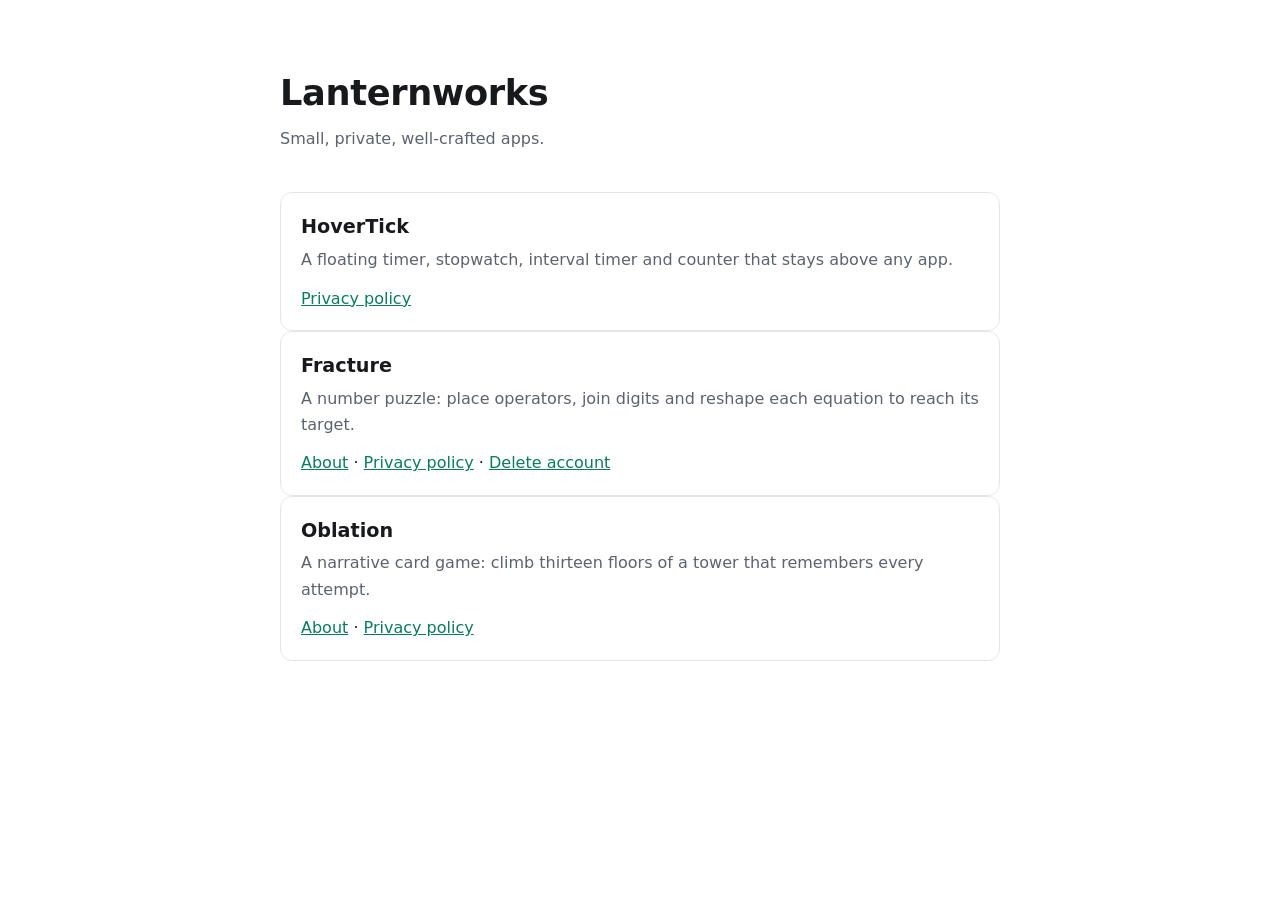
<file: index.html>
<!doctype html>
<html lang="en">
<head>
<meta charset="utf-8">
<meta name="viewport" content="width=device-width, initial-scale=1">
<title>Lanternworks</title>
<meta name="description" content="Lanternworks makes small, private, well-crafted apps.">
<style>
  :root { color-scheme: light dark; --fg: #17191c; --muted: #5b636e; --bg: #ffffff; --line: #e3e7ea; --accent: #0b7a5e; }
  @media (prefers-color-scheme: dark) { :root { --fg: #eef1f4; --muted: #a9b0bc; --bg: #0f1115; --line: #262a32; --accent: #3ee0be; } }
  body { margin: 0; background: var(--bg); color: var(--fg); font: 16px/1.65 system-ui, -apple-system, "Segoe UI", Roboto, sans-serif; }
  main { max-width: 720px; margin: 0 auto; padding: 64px 20px; }
  h1 { font-size: 2.2rem; margin: 0 0 .25rem; letter-spacing: -.01em; }
  .tag { color: var(--muted); margin: 0 0 2.5rem; }
  .app { border: 1px solid var(--line); border-radius: 12px; padding: 18px 20px; }
  .app h2 { margin: 0 0 .25rem; font-size: 1.2rem; }
  .app p { margin: 0 0 .75rem; color: var(--muted); }
  a { color: var(--accent); }
</style>
</head>
<body>
<main>
  <h1>Lanternworks</h1>
  <p class="tag">Small, private, well-crafted apps.</p>
  <div class="app">
    <h2>HoverTick</h2>
    <p>A floating timer, stopwatch, interval timer and counter that stays above any app.</p>
    <a href="hovertick/privacy.html">Privacy policy</a>
  </div>
  <div class="app">
    <h2>Fracture</h2>
    <p>A number puzzle: place operators, join digits and reshape each equation to reach its target.</p>
    <a href="fracture/">About</a> · <a href="fracture/privacy.html">Privacy policy</a> · <a href="fracture/delete-account.html">Delete account</a>
  </div>
  <div class="app">
    <h2>Oblation</h2>
    <p>A narrative card game: climb thirteen floors of a tower that remembers every attempt.</p>
    <a href="oblation/">About</a> · <a href="oblation/privacy.html">Privacy policy</a>
  </div>
</main>
</body>
</html>
</file>
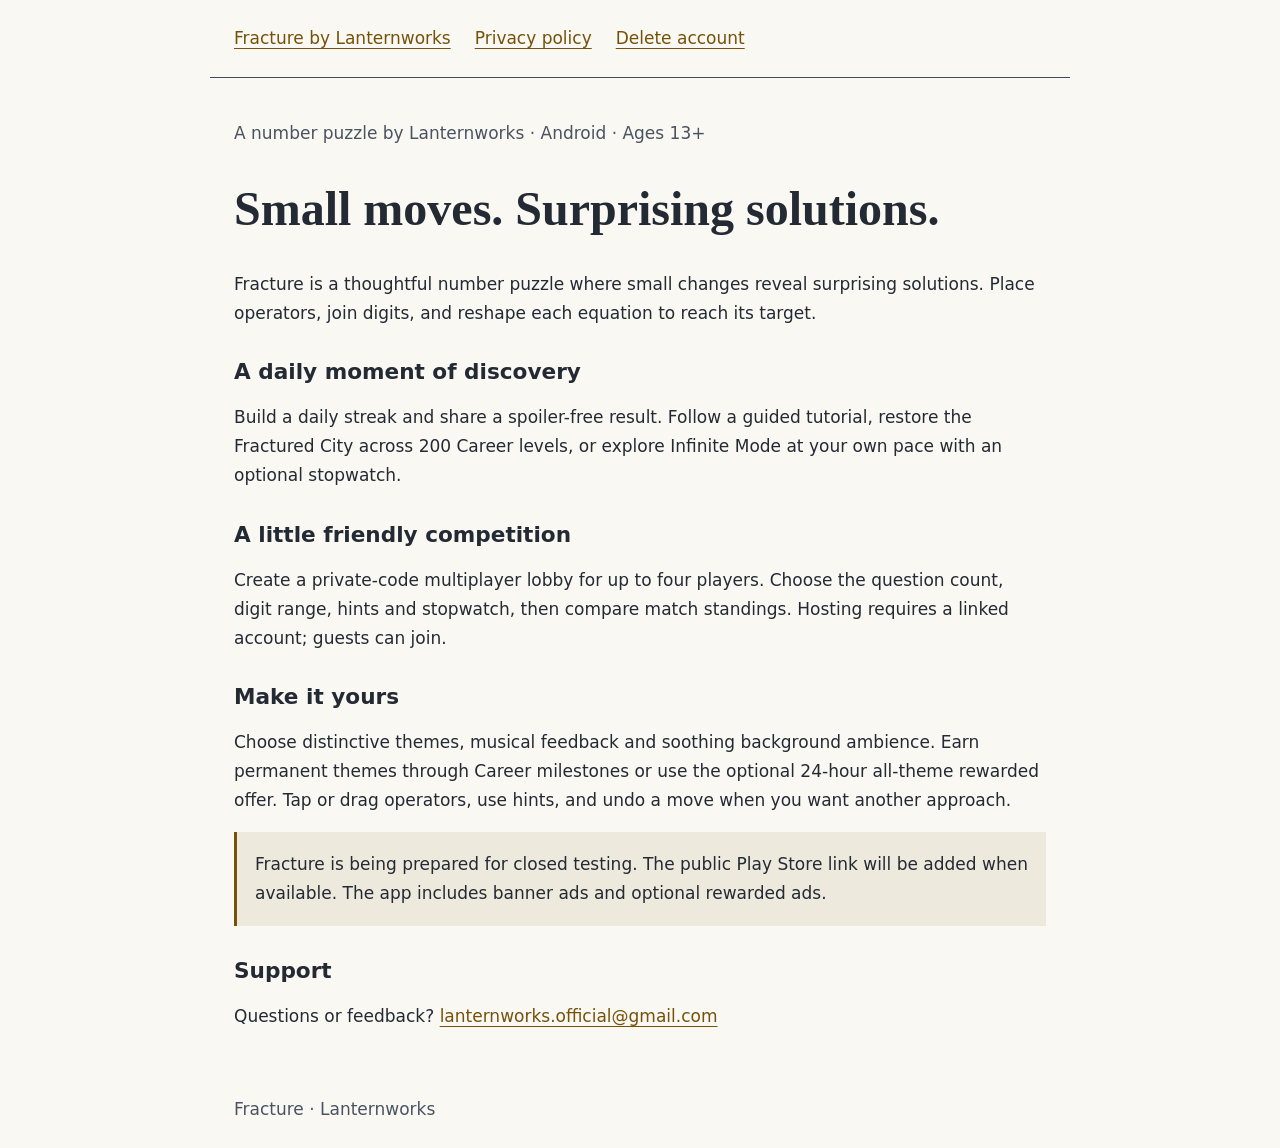
<file: fracture/index.html>
<!doctype html>
<html lang="en">
<head><meta charset="utf-8"><meta name="viewport" content="width=device-width, initial-scale=1"><title>Fracture — Lanternworks</title><meta name="description" content="A calming number puzzle with daily challenges, a story journey and multiplayer."><link rel="stylesheet" href="site.css"></head>
<body>
<a class="skip" href="#main">Skip to content</a>
<header><nav aria-label="Main"><a href="index.html" aria-current="page">Fracture by Lanternworks</a><a href="privacy.html">Privacy policy</a><a href="delete-account.html">Delete account</a></nav></header>
<main id="main">
  <p class="eyebrow">A number puzzle by Lanternworks · Android · Ages 13+</p>
  <h1>Small moves. Surprising solutions.</h1>
  <p>Fracture is a thoughtful number puzzle where small changes reveal surprising solutions. Place operators, join digits, and reshape each equation to reach its target.</p>
  <h2>A daily moment of discovery</h2>
  <p>Build a daily streak and share a spoiler-free result. Follow a guided tutorial, restore the Fractured City across 200 Career levels, or explore Infinite Mode at your own pace with an optional stopwatch.</p>
  <h2>A little friendly competition</h2>
  <p>Create a private-code multiplayer lobby for up to four players. Choose the question count, digit range, hints and stopwatch, then compare match standings. Hosting requires a linked account; guests can join.</p>
  <h2>Make it yours</h2>
  <p>Choose distinctive themes, musical feedback and soothing background ambience. Earn permanent themes through Career milestones or use the optional 24-hour all-theme rewarded offer. Tap or drag operators, use hints, and undo a move when you want another approach.</p>
  <p class="notice">Fracture is being prepared for closed testing. The public Play Store link will be added when available. The app includes banner ads and optional rewarded ads.</p>
  <h2>Support</h2>
  <p>Questions or feedback? <a href="mailto:lanternworks.official@gmail.com">lanternworks.official@gmail.com</a></p>
</main><footer>Fracture · Lanternworks</footer>
</body></html>
</file>
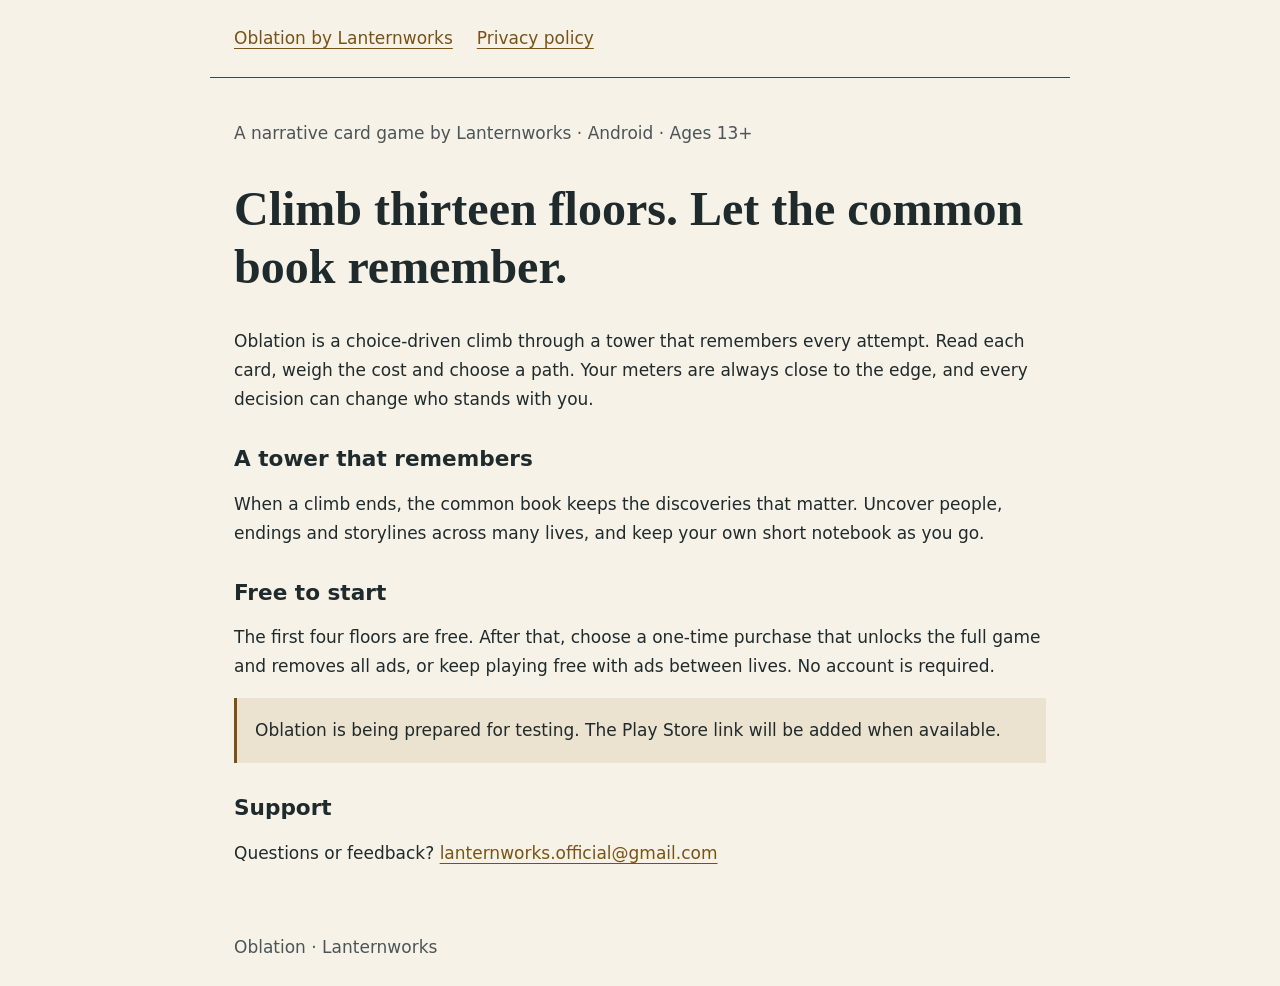
<file: oblation/index.html>
<!doctype html>
<html lang="en">
<head><meta charset="utf-8"><meta name="viewport" content="width=device-width, initial-scale=1"><title>Oblation — Lanternworks</title><meta name="description" content="A choice-driven climb through a tower that remembers every attempt."><link rel="stylesheet" href="site.css"></head>
<body>
<a class="skip" href="#main">Skip to content</a>
<header><nav aria-label="Main"><a href="index.html" aria-current="page">Oblation by Lanternworks</a><a href="privacy.html">Privacy policy</a></nav></header>
<main id="main">
  <p class="eyebrow">A narrative card game by Lanternworks · Android · Ages 13+</p>
  <h1>Climb thirteen floors. Let the common book remember.</h1>
  <p>Oblation is a choice-driven climb through a tower that remembers every attempt. Read each card, weigh the cost and choose a path. Your meters are always close to the edge, and every decision can change who stands with you.</p>
  <h2>A tower that remembers</h2>
  <p>When a climb ends, the common book keeps the discoveries that matter. Uncover people, endings and storylines across many lives, and keep your own short notebook as you go.</p>
  <h2>Free to start</h2>
  <p>The first four floors are free. After that, choose a one-time purchase that unlocks the full game and removes all ads, or keep playing free with ads between lives. No account is required.</p>
  <p class="notice">Oblation is being prepared for testing. The Play Store link will be added when available.</p>
  <h2>Support</h2>
  <p>Questions or feedback? <a href="mailto:lanternworks.official@gmail.com">lanternworks.official@gmail.com</a></p>
</main><footer>Oblation · Lanternworks</footer>
</body></html>
</file>
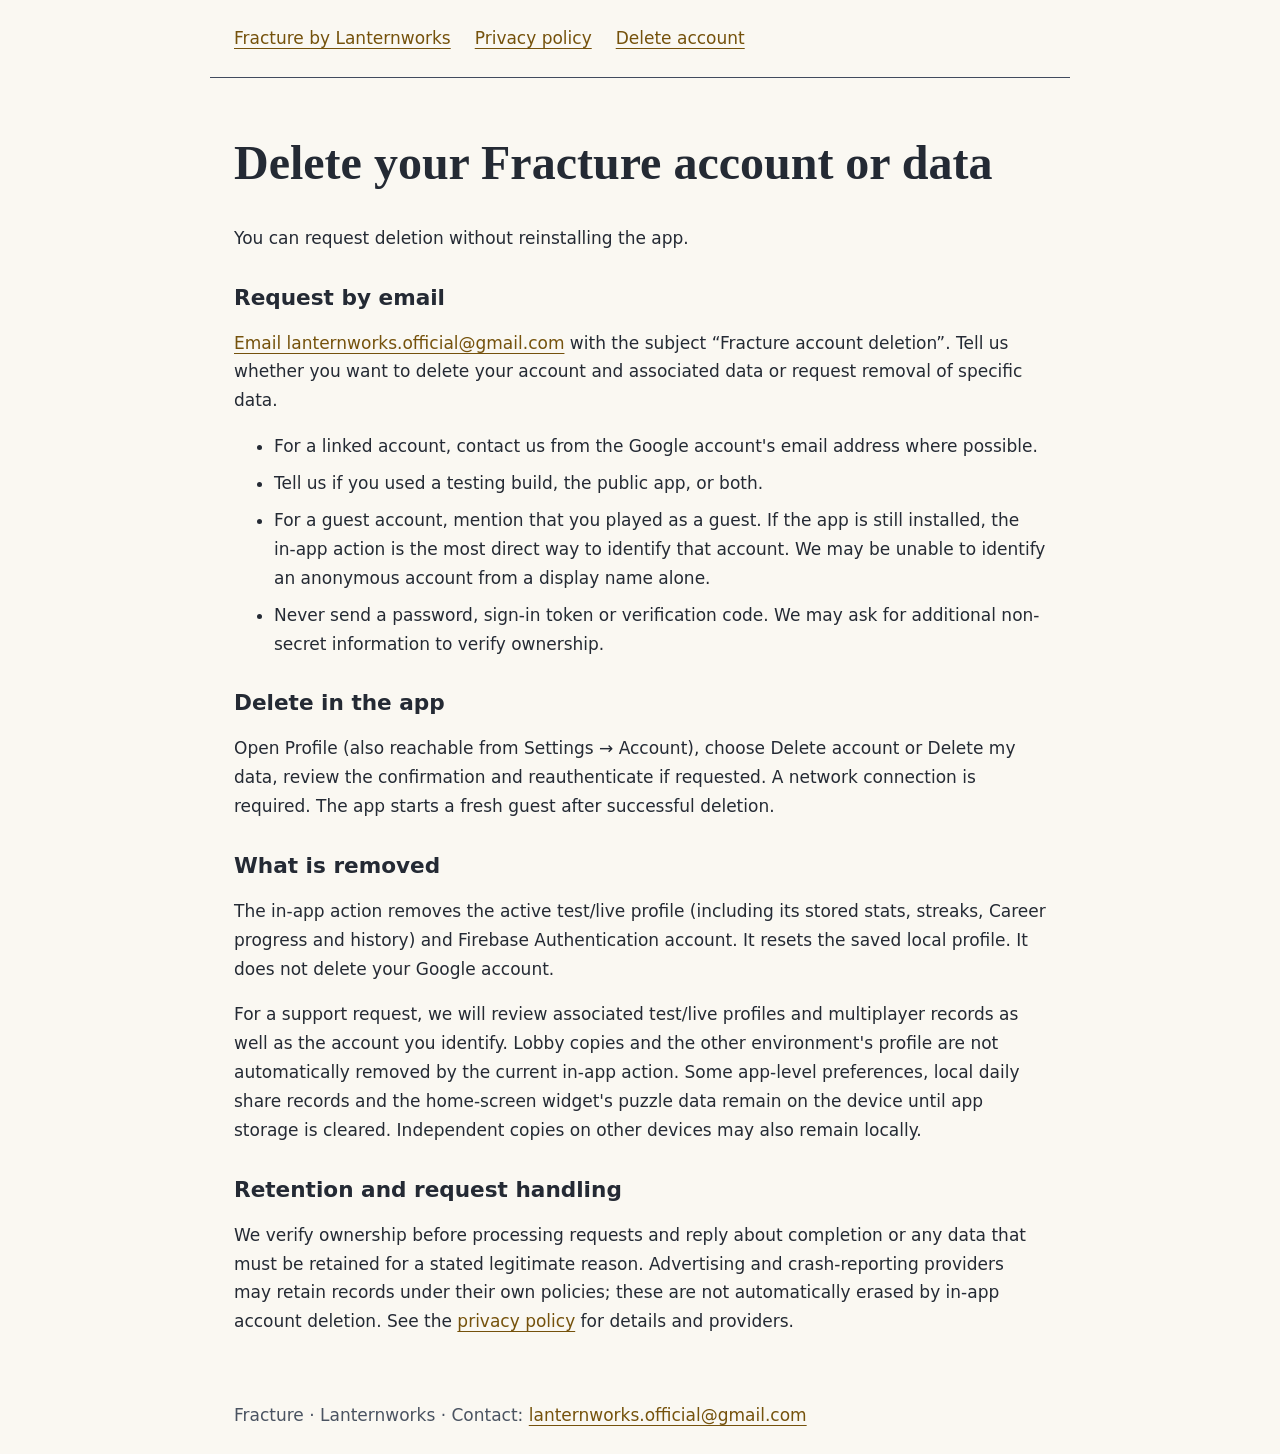
<file: fracture/delete-account.html>
<!doctype html>
<html lang="en">
<head><meta charset="utf-8"><meta name="viewport" content="width=device-width, initial-scale=1"><title>Delete your Fracture account — Lanternworks</title><link rel="stylesheet" href="site.css"></head>
<body>
<a class="skip" href="#main">Skip to content</a>
<header><nav aria-label="Main"><a href="index.html">Fracture by Lanternworks</a><a href="privacy.html">Privacy policy</a><a href="delete-account.html" aria-current="page">Delete account</a></nav></header>
<main id="main">
  <h1>Delete your Fracture account or data</h1>
  <p>You can request deletion without reinstalling the app.</p>
  <h2>Request by email</h2>
  <p><a href="mailto:lanternworks.official@gmail.com?subject=Fracture%20account%20deletion">Email lanternworks.official@gmail.com</a> with the subject “Fracture account deletion”. Tell us whether you want to delete your account and associated data or request removal of specific data.</p>
  <ul>
    <li>For a linked account, contact us from the Google account's email address where possible.</li>
    <li>Tell us if you used a testing build, the public app, or both.</li>
    <li>For a guest account, mention that you played as a guest. If the app is still installed, the in-app action is the most direct way to identify that account. We may be unable to identify an anonymous account from a display name alone.</li>
    <li>Never send a password, sign-in token or verification code. We may ask for additional non-secret information to verify ownership.</li>
  </ul>
  <h2>Delete in the app</h2>
  <p>Open Profile (also reachable from Settings → Account), choose Delete account or Delete my data, review the confirmation and reauthenticate if requested. A network connection is required. The app starts a fresh guest after successful deletion.</p>
  <h2>What is removed</h2>
  <p>The in-app action removes the active test/live profile (including its stored stats, streaks, Career progress and history) and Firebase Authentication account. It resets the saved local profile. It does not delete your Google account.</p>
  <p>For a support request, we will review associated test/live profiles and multiplayer records as well as the account you identify. Lobby copies and the other environment's profile are not automatically removed by the current in-app action. Some app-level preferences, local daily share records and the home-screen widget's puzzle data remain on the device until app storage is cleared. Independent copies on other devices may also remain locally.</p>
  <h2>Retention and request handling</h2>
  <p>We verify ownership before processing requests and reply about completion or any data that must be retained for a stated legitimate reason. Advertising and crash-reporting providers may retain records under their own policies; these are not automatically erased by in-app account deletion. See the <a href="privacy.html">privacy policy</a> for details and providers.</p>
</main>
<footer>Fracture · Lanternworks · Contact: <a href="mailto:lanternworks.official@gmail.com">lanternworks.official@gmail.com</a></footer>
</body></html>
</file>
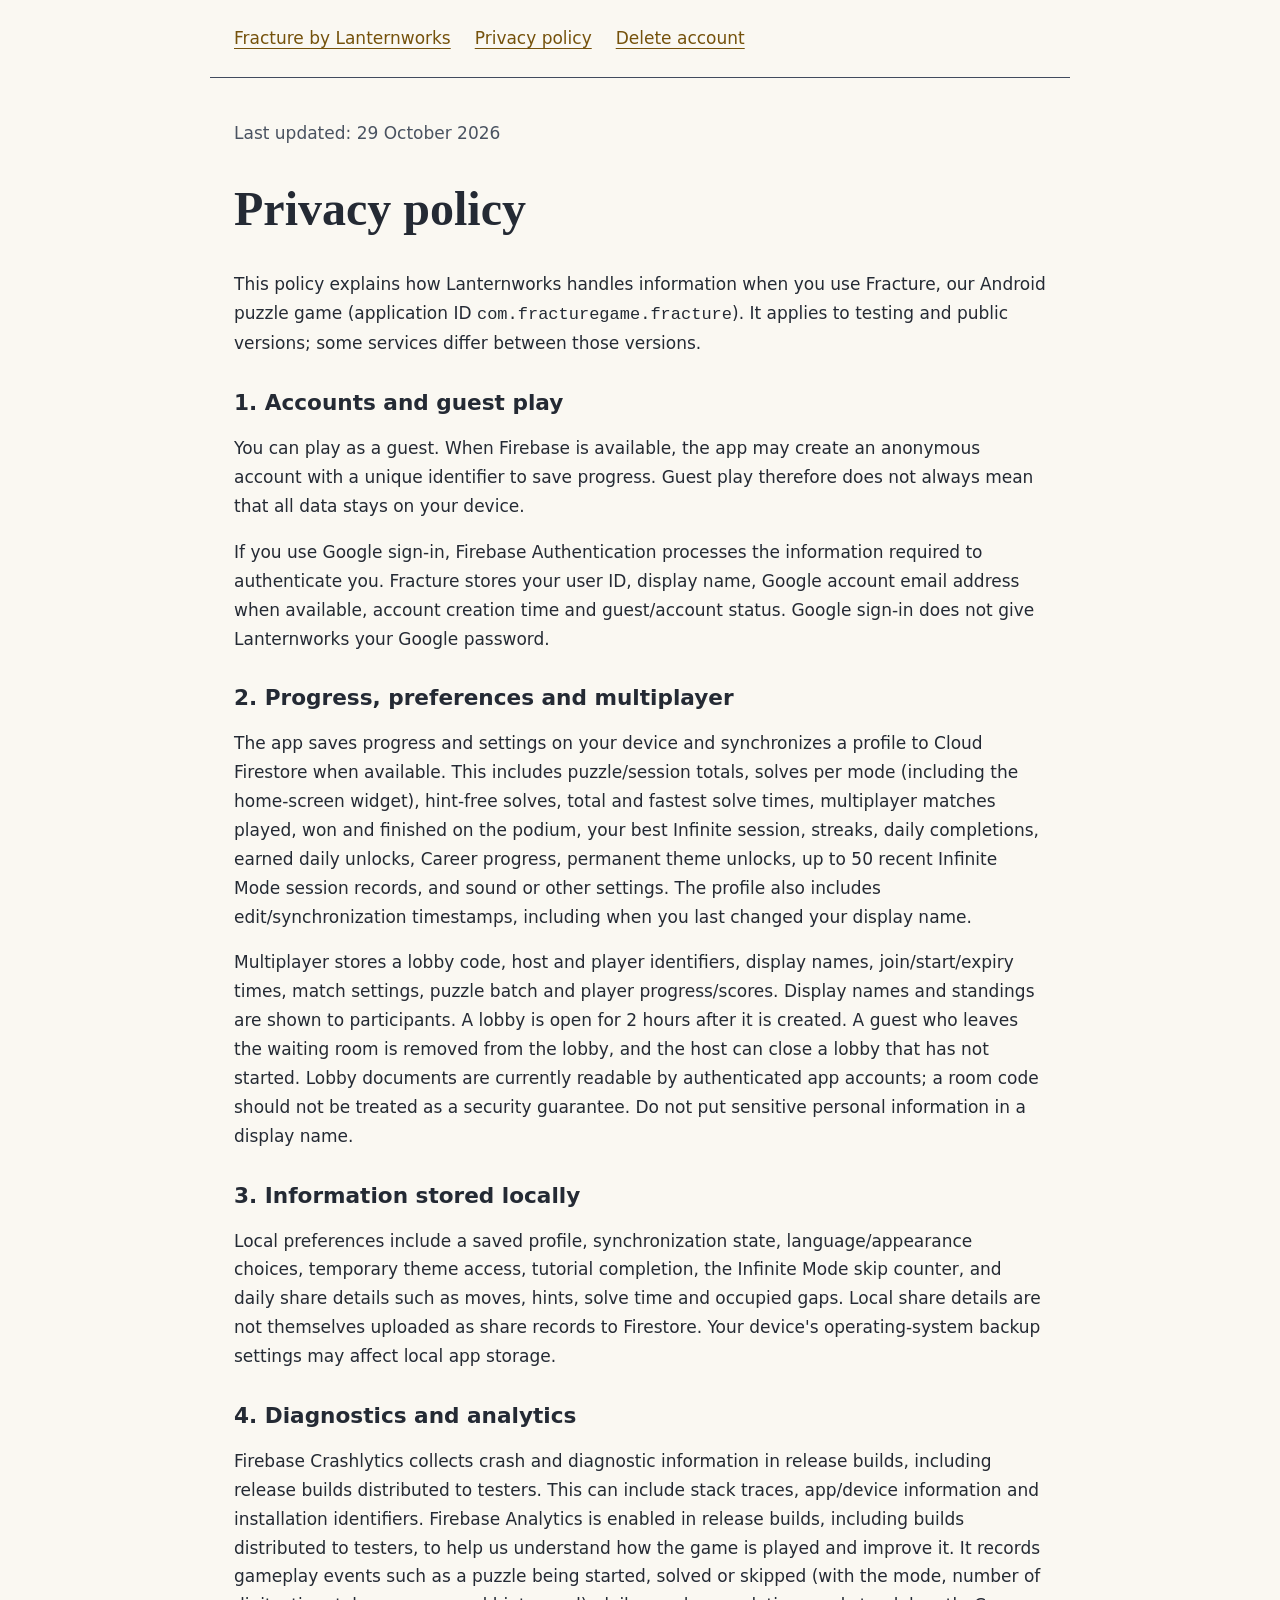
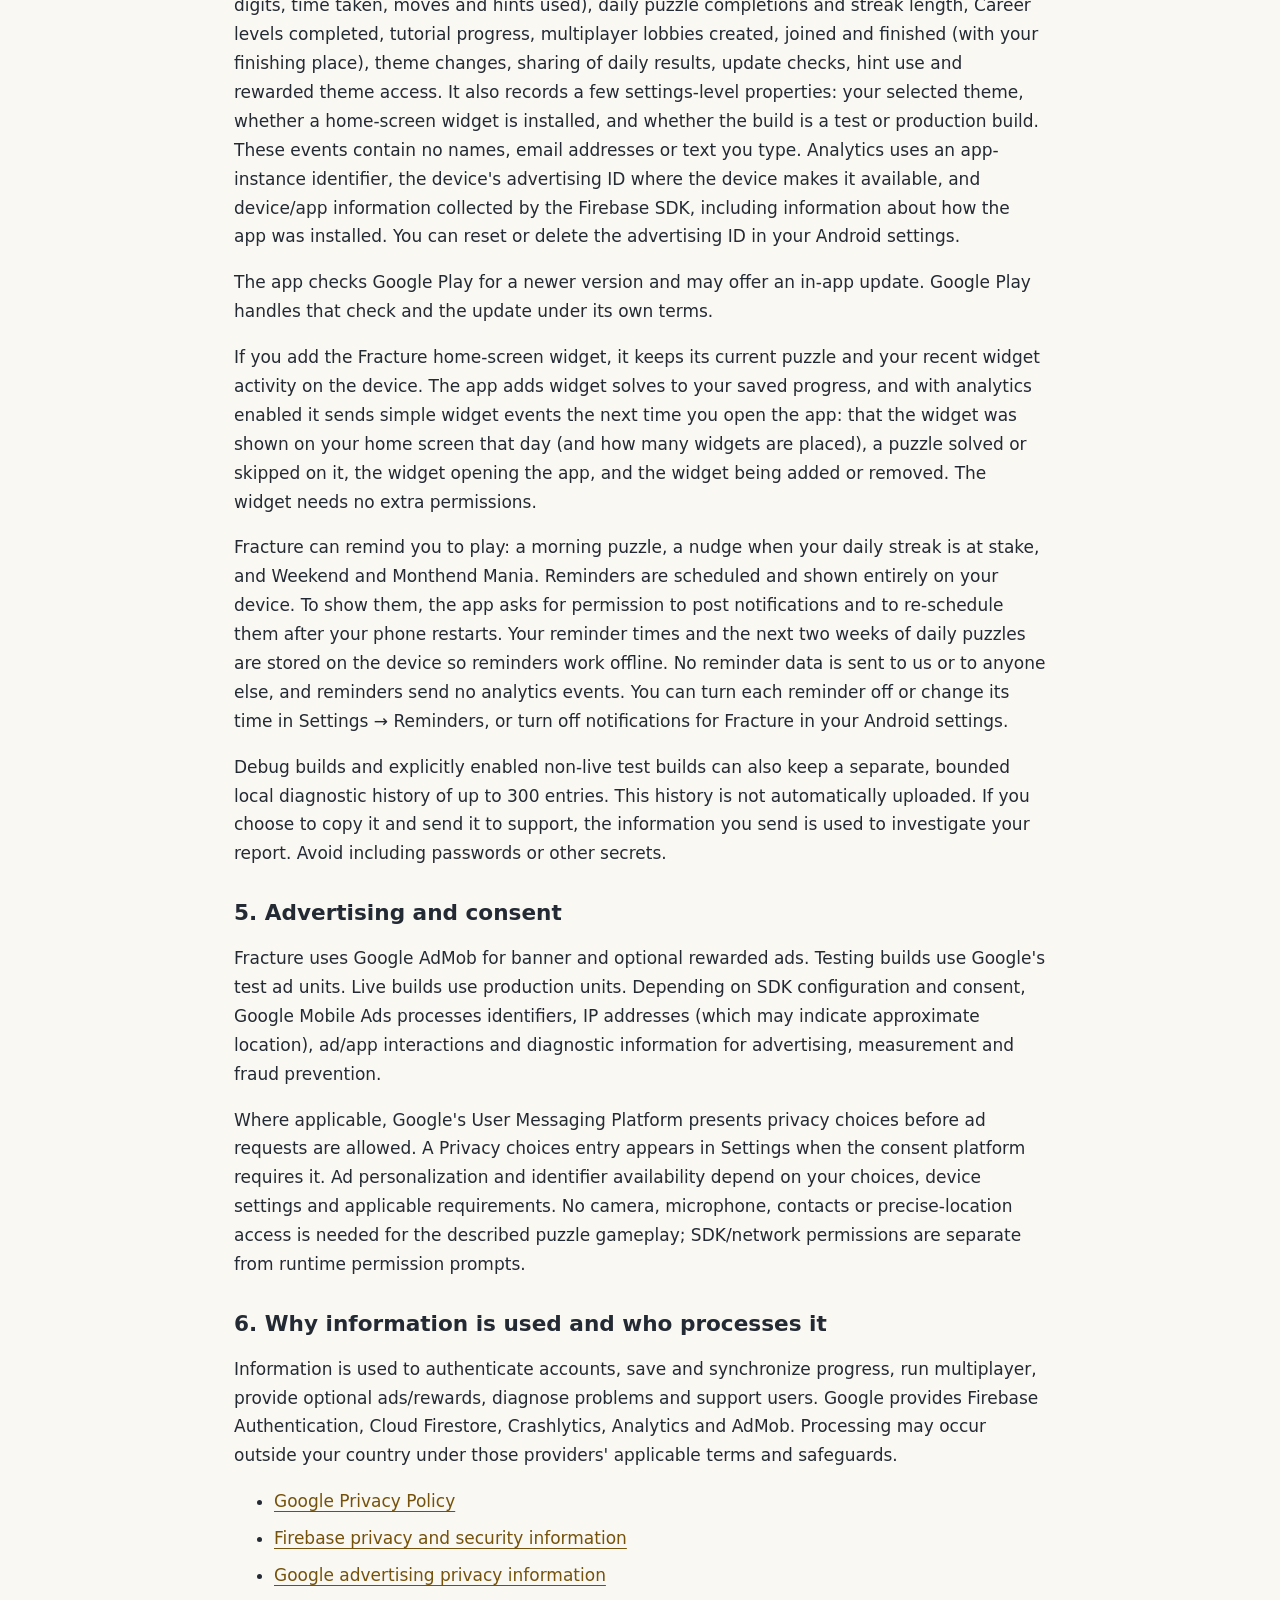
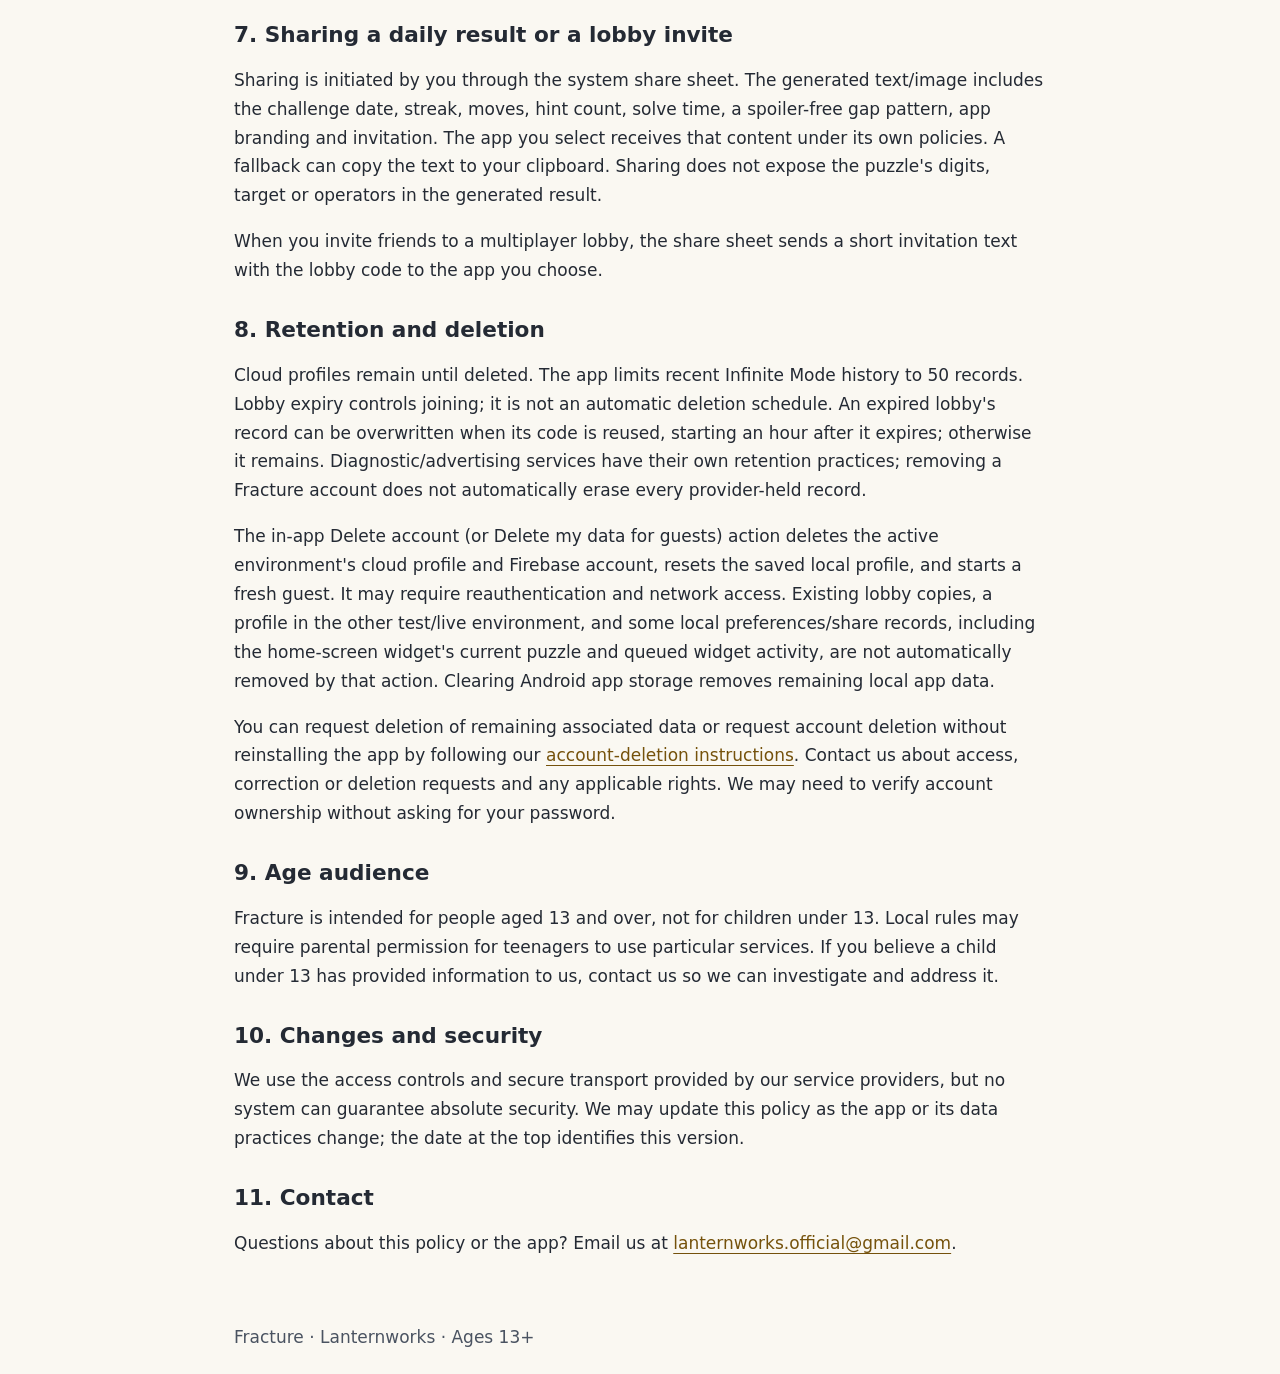
<file: fracture/privacy.html>
<!doctype html>
<html lang="en">
<head>
  <meta charset="utf-8"><meta name="viewport" content="width=device-width, initial-scale=1">
  <title>Fracture Privacy Policy — Lanternworks</title>
  <meta name="description" content="How Fracture by Lanternworks handles account, progress, multiplayer, diagnostic and advertising data.">
  <link rel="stylesheet" href="site.css">
</head>
<body>
<a class="skip" href="#main">Skip to content</a>
<header><nav aria-label="Main"><a href="index.html">Fracture by Lanternworks</a><a href="privacy.html" aria-current="page">Privacy policy</a><a href="delete-account.html">Delete account</a></nav></header>
<main id="main">
  <p class="eyebrow">Last updated: 29 October 2026</p>
  <h1>Privacy policy</h1>
  <p>This policy explains how Lanternworks handles information when you use Fracture, our Android puzzle game (application ID <code>com.fracturegame.fracture</code>). It applies to testing and public versions; some services differ between those versions.</p>

  <h2>1. Accounts and guest play</h2>
  <p>You can play as a guest. When Firebase is available, the app may create an anonymous account with a unique identifier to save progress. Guest play therefore does not always mean that all data stays on your device.</p>
  <p>If you use Google sign-in, Firebase Authentication processes the information required to authenticate you. Fracture stores your user ID, display name, Google account email address when available, account creation time and guest/account status. Google sign-in does not give Lanternworks your Google password.</p>

  <h2>2. Progress, preferences and multiplayer</h2>
  <p>The app saves progress and settings on your device and synchronizes a profile to Cloud Firestore when available. This includes puzzle/session totals, solves per mode (including the home-screen widget), hint-free solves, total and fastest solve times, multiplayer matches played, won and finished on the podium, your best Infinite session, streaks, daily completions, earned daily unlocks, Career progress, permanent theme unlocks, up to 50 recent Infinite Mode session records, and sound or other settings. The profile also includes edit/synchronization timestamps, including when you last changed your display name.</p>
  <p>Multiplayer stores a lobby code, host and player identifiers, display names, join/start/expiry times, match settings, puzzle batch and player progress/scores. Display names and standings are shown to participants. A lobby is open for 2 hours after it is created. A guest who leaves the waiting room is removed from the lobby, and the host can close a lobby that has not started. Lobby documents are currently readable by authenticated app accounts; a room code should not be treated as a security guarantee. Do not put sensitive personal information in a display name.</p>

  <h2>3. Information stored locally</h2>
  <p>Local preferences include a saved profile, synchronization state, language/appearance choices, temporary theme access, tutorial completion, the Infinite Mode skip counter, and daily share details such as moves, hints, solve time and occupied gaps. Local share details are not themselves uploaded as share records to Firestore. Your device's operating-system backup settings may affect local app storage.</p>

  <h2>4. Diagnostics and analytics</h2>
  <p>Firebase Crashlytics collects crash and diagnostic information in release builds, including release builds distributed to testers. This can include stack traces, app/device information and installation identifiers. Firebase Analytics is enabled in release builds, including builds distributed to testers, to help us understand how the game is played and improve it. It records gameplay events such as a puzzle being started, solved or skipped (with the mode, number of digits, time taken, moves and hints used), daily puzzle completions and streak length, Career levels completed, tutorial progress, multiplayer lobbies created, joined and finished (with your finishing place), theme changes, sharing of daily results, update checks, hint use and rewarded theme access. It also records a few settings-level properties: your selected theme, whether a home-screen widget is installed, and whether the build is a test or production build. These events contain no names, email addresses or text you type. Analytics uses an app-instance identifier, the device's advertising ID where the device makes it available, and device/app information collected by the Firebase SDK, including information about how the app was installed. You can reset or delete the advertising ID in your Android settings.</p>
  <p>The app checks Google Play for a newer version and may offer an in-app update. Google Play handles that check and the update under its own terms.</p>
  <p>If you add the Fracture home-screen widget, it keeps its current puzzle and your recent widget activity on the device. The app adds widget solves to your saved progress, and with analytics enabled it sends simple widget events the next time you open the app: that the widget was shown on your home screen that day (and how many widgets are placed), a puzzle solved or skipped on it, the widget opening the app, and the widget being added or removed. The widget needs no extra permissions.</p>
  <p>Fracture can remind you to play: a morning puzzle, a nudge when your daily streak is at stake, and Weekend and Monthend Mania. Reminders are scheduled and shown entirely on your device. To show them, the app asks for permission to post notifications and to re-schedule them after your phone restarts. Your reminder times and the next two weeks of daily puzzles are stored on the device so reminders work offline. No reminder data is sent to us or to anyone else, and reminders send no analytics events. You can turn each reminder off or change its time in Settings → Reminders, or turn off notifications for Fracture in your Android settings.</p>
  <p>Debug builds and explicitly enabled non-live test builds can also keep a separate, bounded local diagnostic history of up to 300 entries. This history is not automatically uploaded. If you choose to copy it and send it to support, the information you send is used to investigate your report. Avoid including passwords or other secrets.</p>

  <h2>5. Advertising and consent</h2>
  <p>Fracture uses Google AdMob for banner and optional rewarded ads. Testing builds use Google's test ad units. Live builds use production units. Depending on SDK configuration and consent, Google Mobile Ads processes identifiers, IP addresses (which may indicate approximate location), ad/app interactions and diagnostic information for advertising, measurement and fraud prevention.</p>
  <p>Where applicable, Google's User Messaging Platform presents privacy choices before ad requests are allowed. A Privacy choices entry appears in Settings when the consent platform requires it. Ad personalization and identifier availability depend on your choices, device settings and applicable requirements. No camera, microphone, contacts or precise-location access is needed for the described puzzle gameplay; SDK/network permissions are separate from runtime permission prompts.</p>

  <h2>6. Why information is used and who processes it</h2>
  <p>Information is used to authenticate accounts, save and synchronize progress, run multiplayer, provide optional ads/rewards, diagnose problems and support users. Google provides Firebase Authentication, Cloud Firestore, Crashlytics, Analytics and AdMob. Processing may occur outside your country under those providers' applicable terms and safeguards.</p>
  <ul>
    <li><a href="https://policies.google.com/privacy">Google Privacy Policy</a></li>
    <li><a href="https://firebase.google.com/support/privacy">Firebase privacy and security information</a></li>
    <li><a href="https://support.google.com/admob/answer/6128543">Google advertising privacy information</a></li>
  </ul>

  <h2>7. Sharing a daily result or a lobby invite</h2>
  <p>Sharing is initiated by you through the system share sheet. The generated text/image includes the challenge date, streak, moves, hint count, solve time, a spoiler-free gap pattern, app branding and invitation. The app you select receives that content under its own policies. A fallback can copy the text to your clipboard. Sharing does not expose the puzzle's digits, target or operators in the generated result.</p>
  <p>When you invite friends to a multiplayer lobby, the share sheet sends a short invitation text with the lobby code to the app you choose.</p>

  <h2>8. Retention and deletion</h2>
  <p>Cloud profiles remain until deleted. The app limits recent Infinite Mode history to 50 records. Lobby expiry controls joining; it is not an automatic deletion schedule. An expired lobby's record can be overwritten when its code is reused, starting an hour after it expires; otherwise it remains. Diagnostic/advertising services have their own retention practices; removing a Fracture account does not automatically erase every provider-held record.</p>
  <p>The in-app Delete account (or Delete my data for guests) action deletes the active environment's cloud profile and Firebase account, resets the saved local profile, and starts a fresh guest. It may require reauthentication and network access. Existing lobby copies, a profile in the other test/live environment, and some local preferences/share records, including the home-screen widget's current puzzle and queued widget activity, are not automatically removed by that action. Clearing Android app storage removes remaining local app data.</p>
  <p>You can request deletion of remaining associated data or request account deletion without reinstalling the app by following our <a href="delete-account.html">account-deletion instructions</a>. Contact us about access, correction or deletion requests and any applicable rights. We may need to verify account ownership without asking for your password.</p>

  <h2>9. Age audience</h2>
  <p>Fracture is intended for people aged 13 and over, not for children under 13. Local rules may require parental permission for teenagers to use particular services. If you believe a child under 13 has provided information to us, contact us so we can investigate and address it.</p>

  <h2>10. Changes and security</h2>
  <p>We use the access controls and secure transport provided by our service providers, but no system can guarantee absolute security. We may update this policy as the app or its data practices change; the date at the top identifies this version.</p>

  <h2>11. Contact</h2>
  <p>Questions about this policy or the app? Email us at <a href="mailto:lanternworks.official@gmail.com">lanternworks.official@gmail.com</a>.</p>
</main>
<footer>Fracture · Lanternworks · Ages 13+</footer>
</body>
</html>
</file>
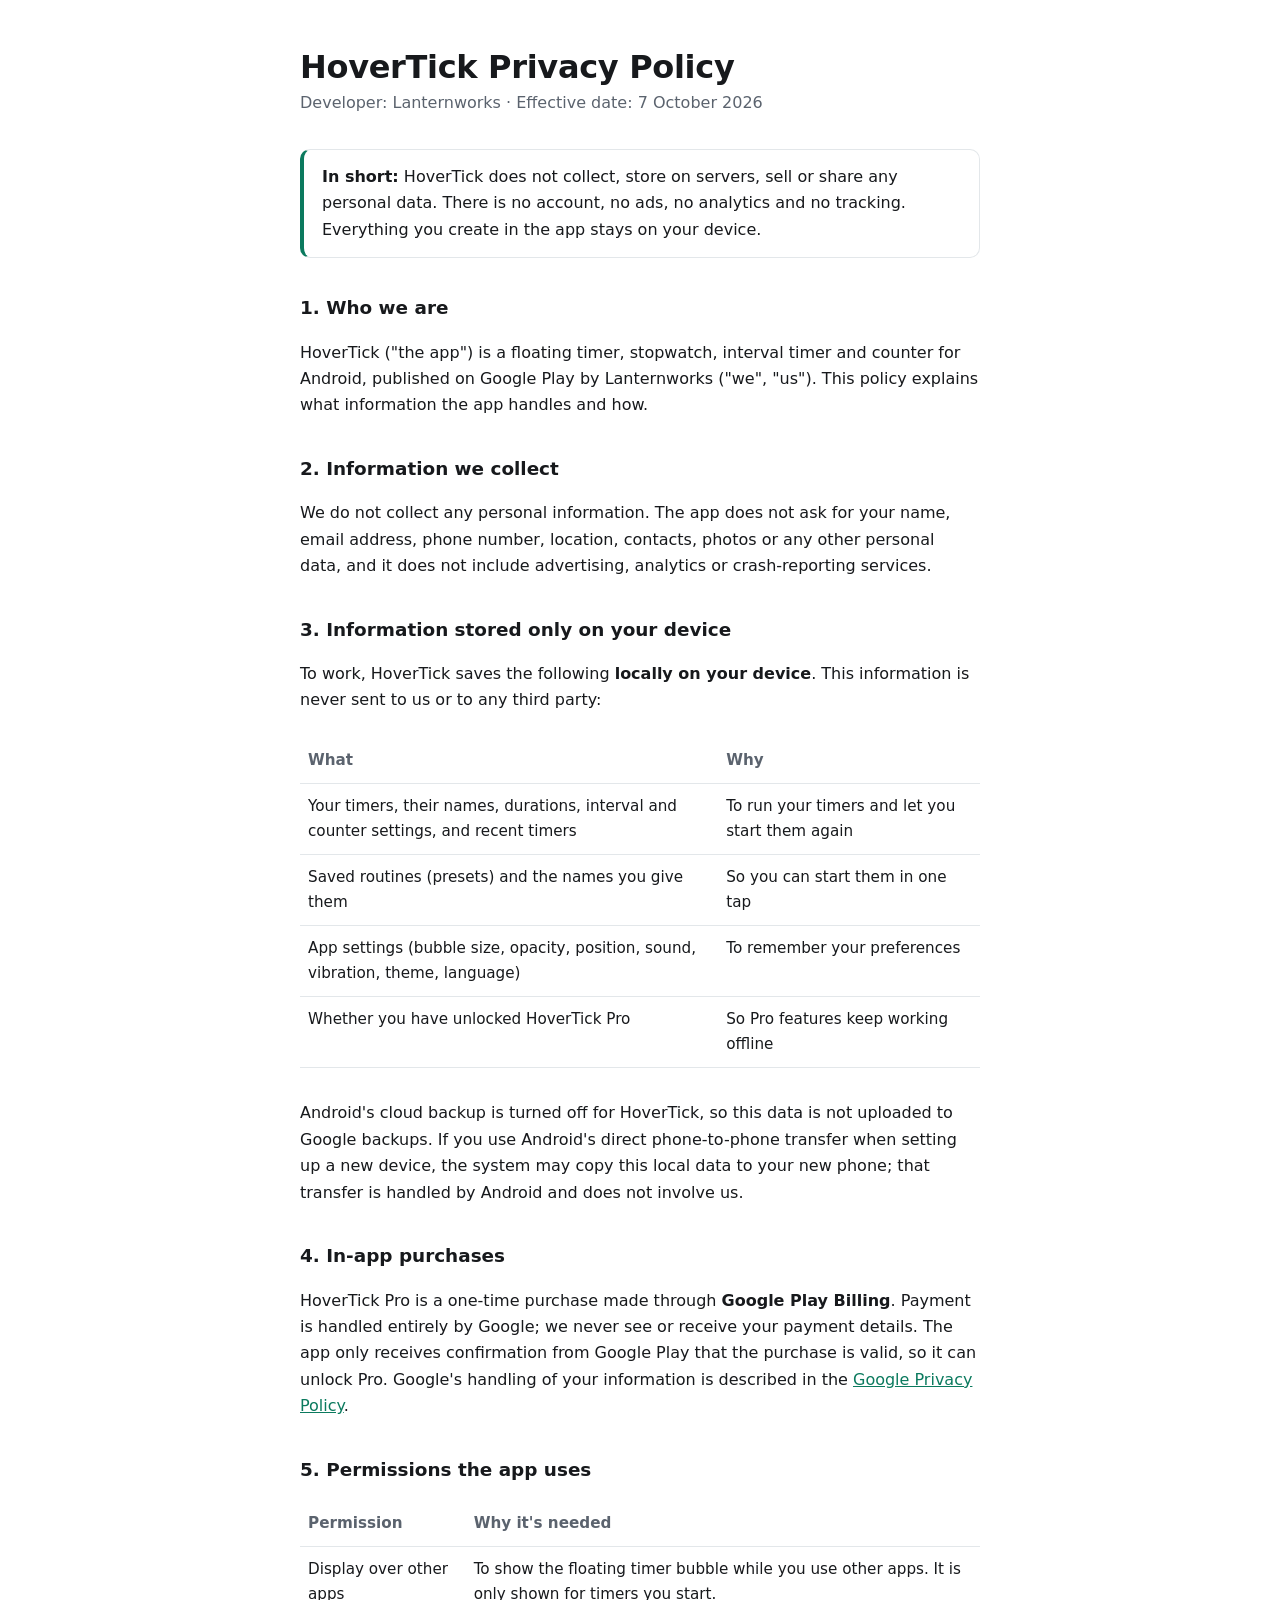
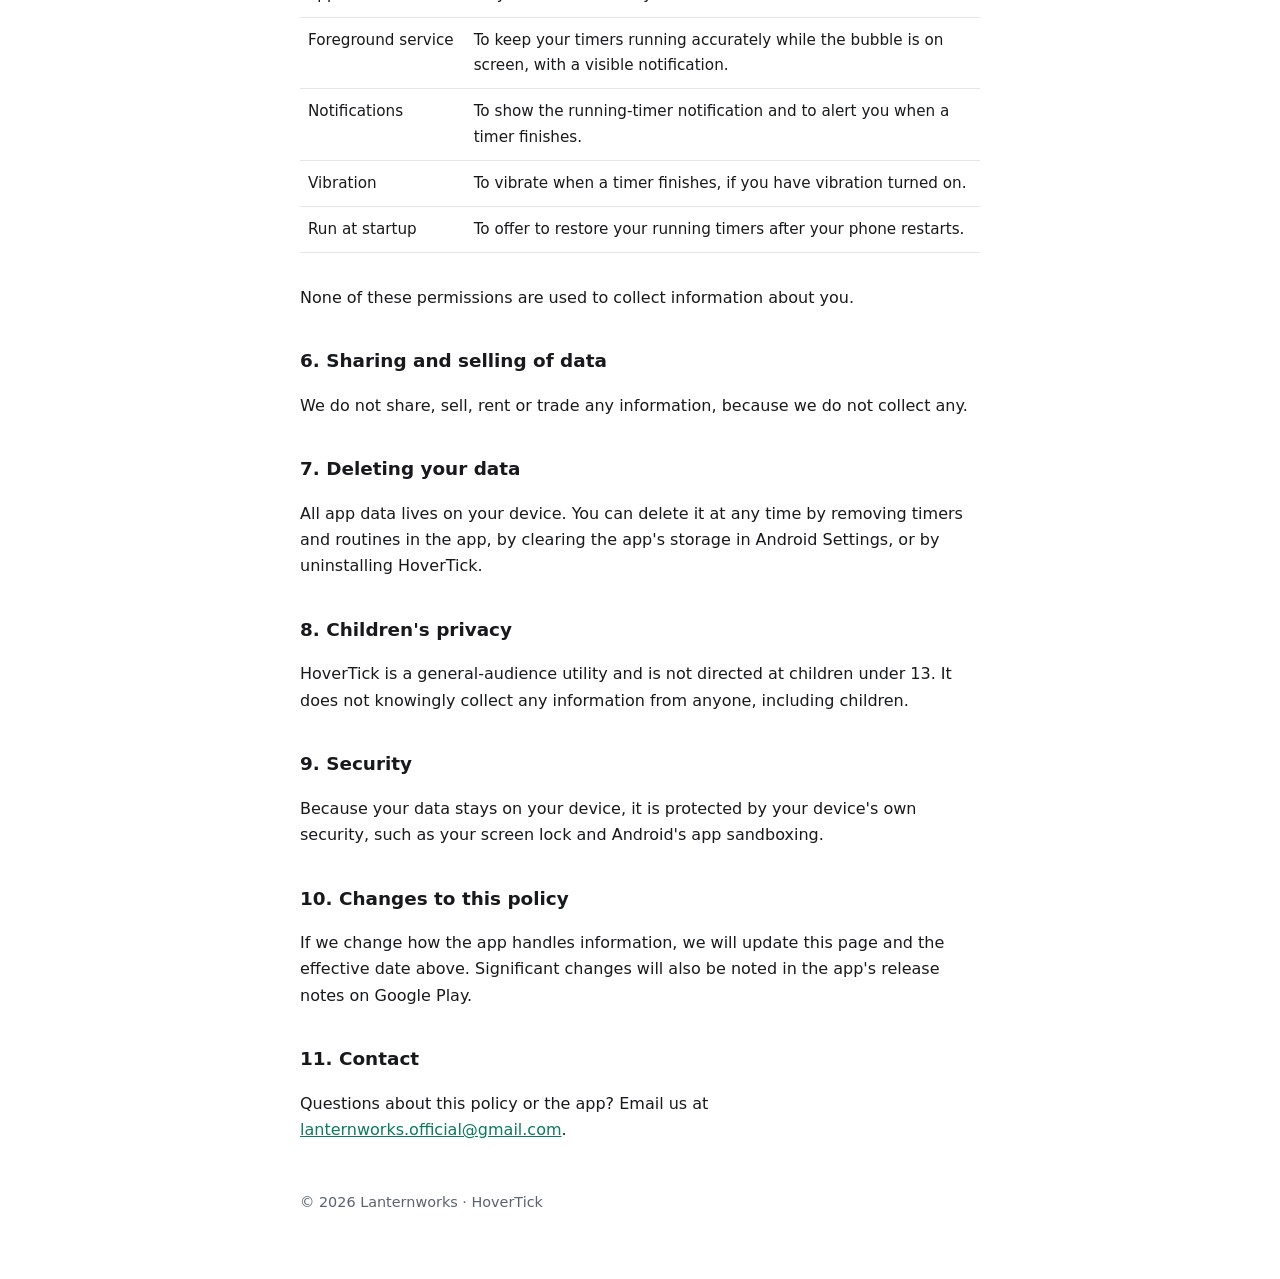
<file: hovertick/privacy.html>
<!doctype html>
<html lang="en">
<head>
<meta charset="utf-8">
<meta name="viewport" content="width=device-width, initial-scale=1">
<title>HoverTick Privacy Policy</title>
<meta name="description" content="Privacy policy for HoverTick, a floating timer app by Lanternworks.">
<style>
  :root { color-scheme: light dark; --fg: #17191c; --muted: #5b636e; --bg: #ffffff; --line: #e3e7ea; --accent: #0b7a5e; }
  @media (prefers-color-scheme: dark) { :root { --fg: #eef1f4; --muted: #a9b0bc; --bg: #0f1115; --line: #262a32; --accent: #3ee0be; } }
  * { box-sizing: border-box; }
  body { margin: 0; background: var(--bg); color: var(--fg); font: 16px/1.65 system-ui, -apple-system, "Segoe UI", Roboto, sans-serif; }
  main { max-width: 720px; margin: 0 auto; padding: 48px 20px 64px; }
  h1 { font-size: 2rem; line-height: 1.2; margin: 0 0 .25rem; letter-spacing: -.01em; }
  h2 { font-size: 1.15rem; margin: 2.2rem 0 .5rem; }
  p, li { color: var(--fg); }
  .meta { color: var(--muted); margin: 0 0 2rem; }
  .summary { border: 1px solid var(--line); border-left: 4px solid var(--accent); border-radius: 10px; padding: 14px 18px; margin: 1.5rem 0; }
  .summary p { margin: 0; }
  table { width: 100%; border-collapse: collapse; margin: .5rem 0 1rem; font-size: .95rem; }
  th, td { text-align: left; vertical-align: top; padding: 10px 8px; border-bottom: 1px solid var(--line); }
  th { color: var(--muted); font-weight: 600; }
  .table-wrap { overflow-x: auto; }
  a { color: var(--accent); }
  footer { margin-top: 3rem; color: var(--muted); font-size: .9rem; }
</style>
</head>
<body>
<main>
  <h1>HoverTick Privacy Policy</h1>
  <p class="meta">Developer: Lanternworks · Effective date: 7 October 2026</p>

  <div class="summary">
    <p><strong>In short:</strong> HoverTick does not collect, store on servers, sell or share any personal data. There is no account, no ads, no analytics and no tracking. Everything you create in the app stays on your device.</p>
  </div>

  <h2>1. Who we are</h2>
  <p>HoverTick ("the app") is a floating timer, stopwatch, interval timer and counter for Android, published on Google Play by Lanternworks ("we", "us"). This policy explains what information the app handles and how.</p>

  <h2>2. Information we collect</h2>
  <p>We do not collect any personal information. The app does not ask for your name, email address, phone number, location, contacts, photos or any other personal data, and it does not include advertising, analytics or crash-reporting services.</p>

  <h2>3. Information stored only on your device</h2>
  <p>To work, HoverTick saves the following <strong>locally on your device</strong>. This information is never sent to us or to any third party:</p>
  <div class="table-wrap">
  <table>
    <tr><th>What</th><th>Why</th></tr>
    <tr><td>Your timers, their names, durations, interval and counter settings, and recent timers</td><td>To run your timers and let you start them again</td></tr>
    <tr><td>Saved routines (presets) and the names you give them</td><td>So you can start them in one tap</td></tr>
    <tr><td>App settings (bubble size, opacity, position, sound, vibration, theme, language)</td><td>To remember your preferences</td></tr>
    <tr><td>Whether you have unlocked HoverTick Pro</td><td>So Pro features keep working offline</td></tr>
  </table>
  </div>
  <p>Android's cloud backup is turned off for HoverTick, so this data is not uploaded to Google backups. If you use Android's direct phone-to-phone transfer when setting up a new device, the system may copy this local data to your new phone; that transfer is handled by Android and does not involve us.</p>

  <h2>4. In-app purchases</h2>
  <p>HoverTick Pro is a one-time purchase made through <strong>Google Play Billing</strong>. Payment is handled entirely by Google; we never see or receive your payment details. The app only receives confirmation from Google Play that the purchase is valid, so it can unlock Pro. Google's handling of your information is described in the <a href="https://policies.google.com/privacy" rel="noopener">Google Privacy Policy</a>.</p>

  <h2>5. Permissions the app uses</h2>
  <div class="table-wrap">
  <table>
    <tr><th>Permission</th><th>Why it's needed</th></tr>
    <tr><td>Display over other apps</td><td>To show the floating timer bubble while you use other apps. It is only shown for timers you start.</td></tr>
    <tr><td>Foreground service</td><td>To keep your timers running accurately while the bubble is on screen, with a visible notification.</td></tr>
    <tr><td>Notifications</td><td>To show the running-timer notification and to alert you when a timer finishes.</td></tr>
    <tr><td>Vibration</td><td>To vibrate when a timer finishes, if you have vibration turned on.</td></tr>
    <tr><td>Run at startup</td><td>To offer to restore your running timers after your phone restarts.</td></tr>
  </table>
  </div>
  <p>None of these permissions are used to collect information about you.</p>

  <h2>6. Sharing and selling of data</h2>
  <p>We do not share, sell, rent or trade any information, because we do not collect any.</p>

  <h2>7. Deleting your data</h2>
  <p>All app data lives on your device. You can delete it at any time by removing timers and routines in the app, by clearing the app's storage in Android Settings, or by uninstalling HoverTick.</p>

  <h2>8. Children's privacy</h2>
  <p>HoverTick is a general-audience utility and is not directed at children under 13. It does not knowingly collect any information from anyone, including children.</p>

  <h2>9. Security</h2>
  <p>Because your data stays on your device, it is protected by your device's own security, such as your screen lock and Android's app sandboxing.</p>

  <h2>10. Changes to this policy</h2>
  <p>If we change how the app handles information, we will update this page and the effective date above. Significant changes will also be noted in the app's release notes on Google Play.</p>

  <h2>11. Contact</h2>
  <p>Questions about this policy or the app? Email us at <a href="mailto:lanternworks.official@gmail.com">lanternworks.official@gmail.com</a>.</p>

  <footer>© 2026 Lanternworks · HoverTick</footer>
</main>
</body>
</html>
</file>
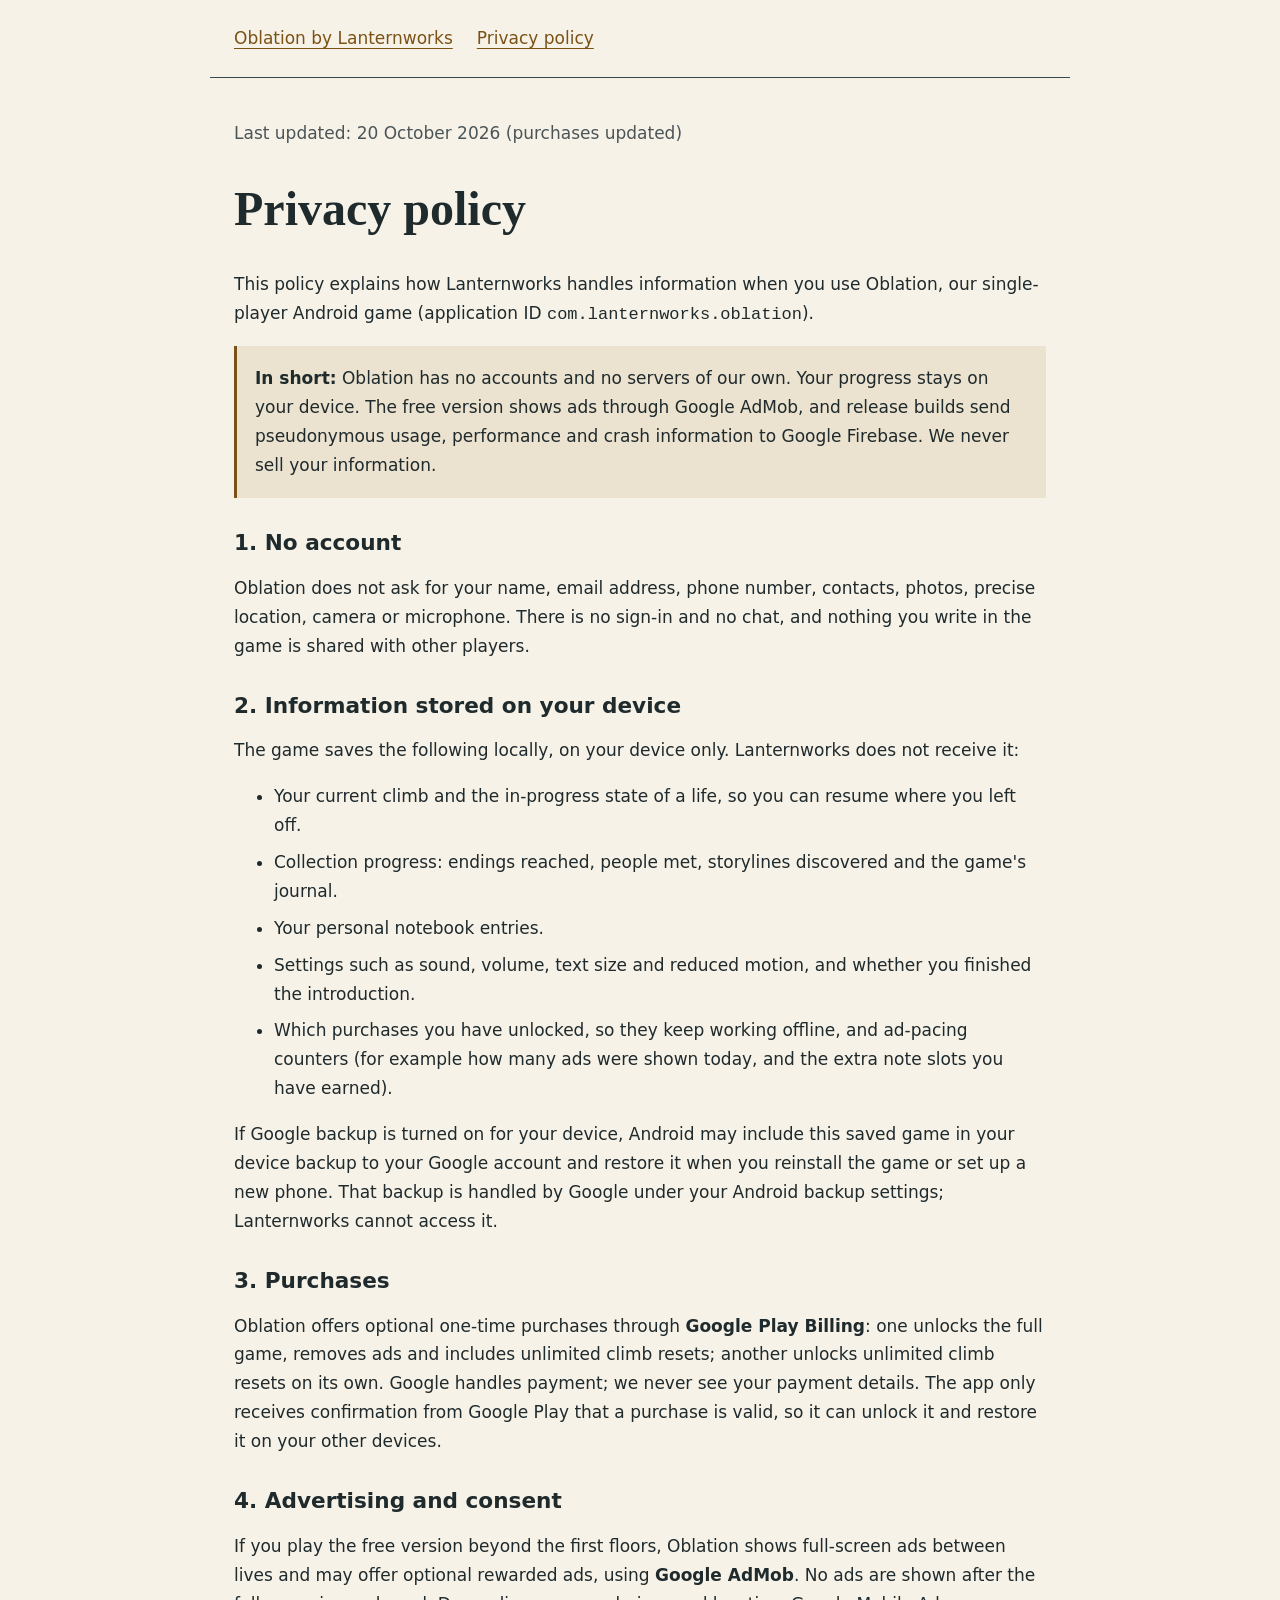
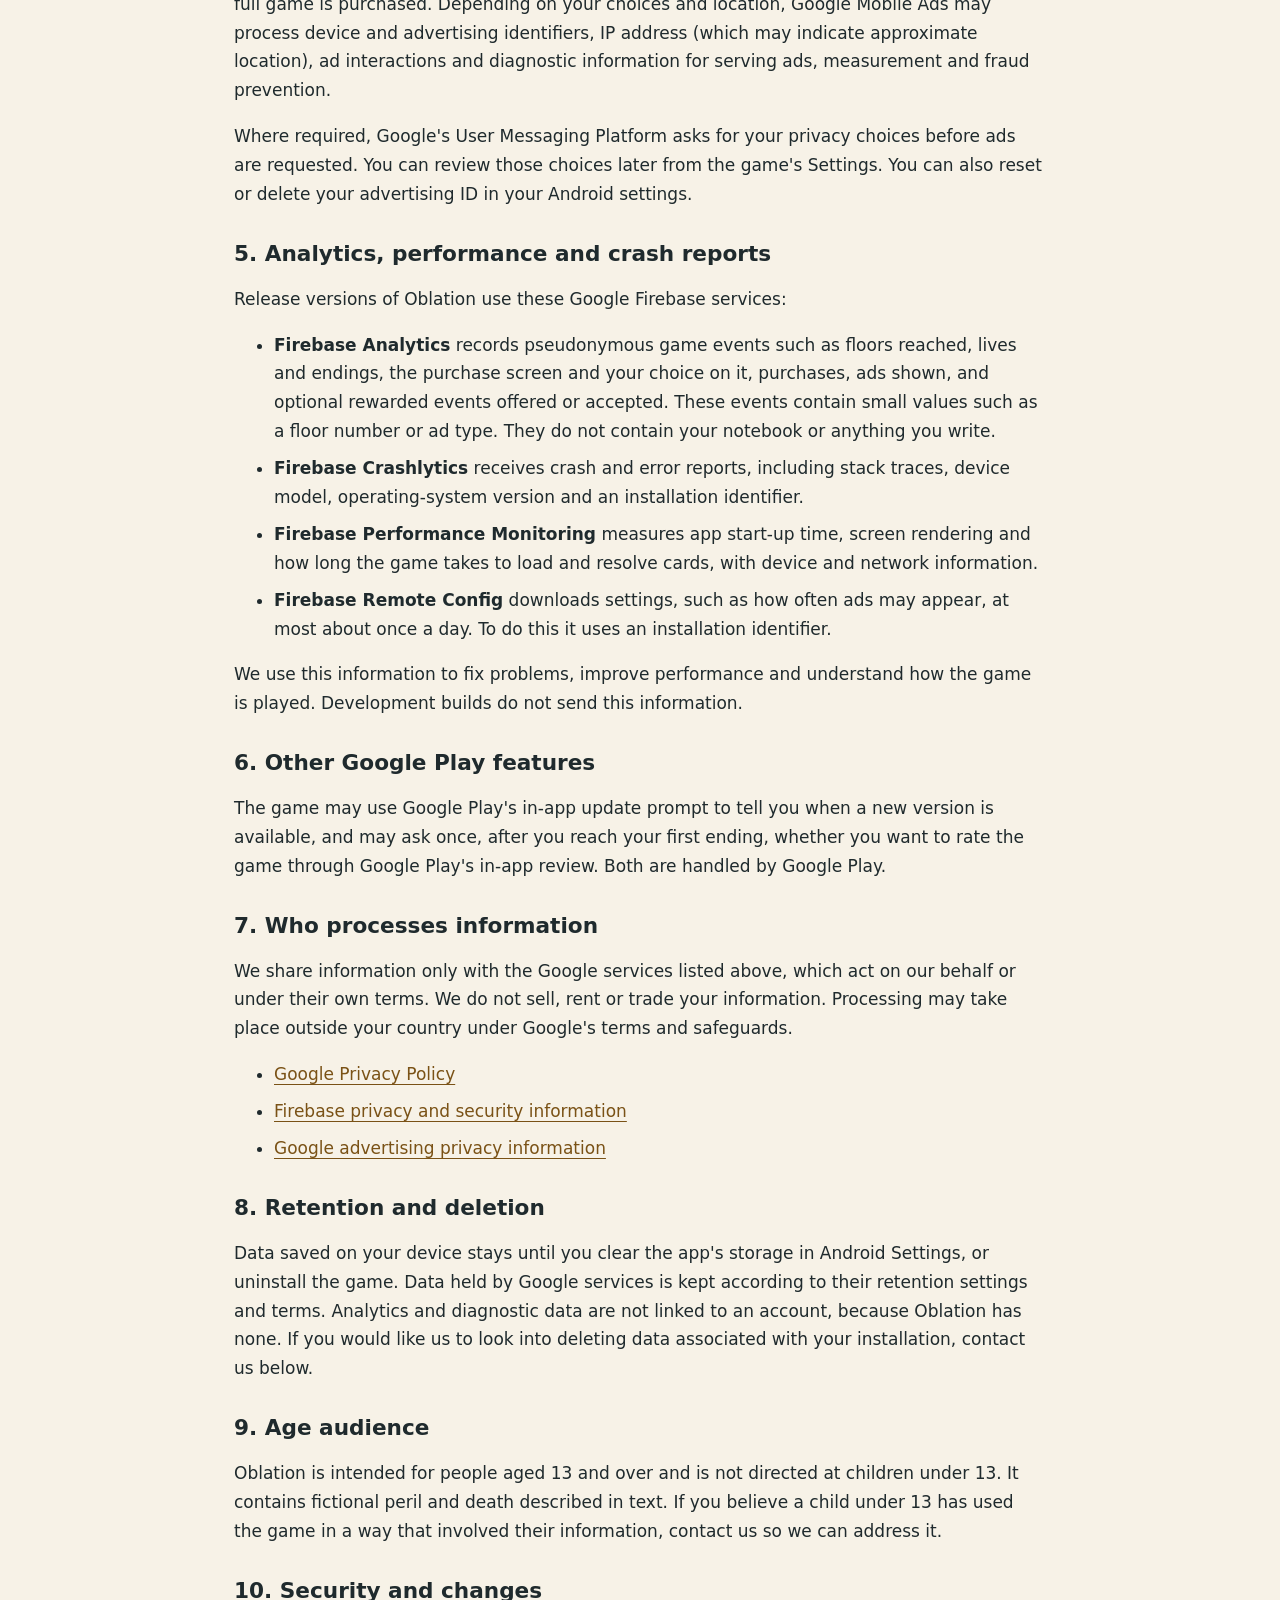
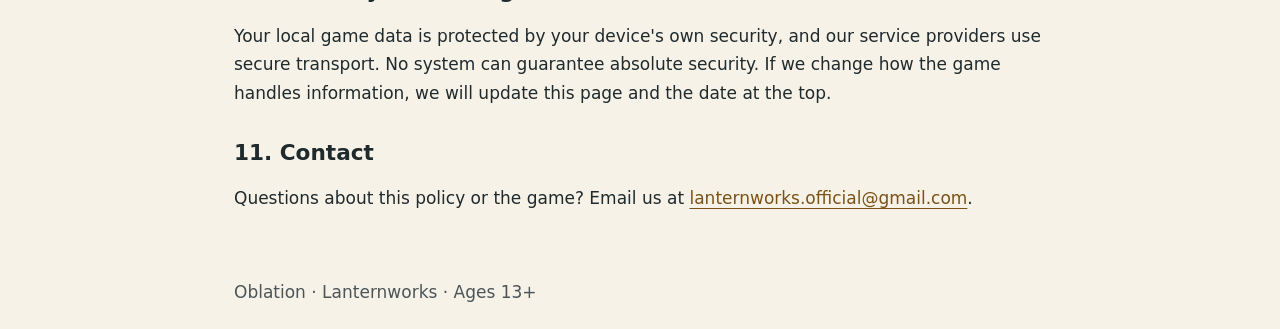
<file: oblation/privacy.html>
<!doctype html>
<html lang="en">
<head>
  <meta charset="utf-8"><meta name="viewport" content="width=device-width, initial-scale=1">
  <title>Oblation Privacy Policy — Lanternworks</title>
  <meta name="description" content="How Oblation by Lanternworks handles game progress, purchases, advertising and diagnostic data.">
  <link rel="stylesheet" href="site.css">
</head>
<body>
<a class="skip" href="#main">Skip to content</a>
<header><nav aria-label="Main"><a href="index.html">Oblation by Lanternworks</a><a href="privacy.html" aria-current="page">Privacy policy</a></nav></header>
<main id="main">
  <p class="eyebrow">Last updated: 20 October 2026 (purchases updated)</p>
  <h1>Privacy policy</h1>
  <p>This policy explains how Lanternworks handles information when you use Oblation, our single-player Android game (application ID <code>com.lanternworks.oblation</code>).</p>
  <p class="notice"><strong>In short:</strong> Oblation has no accounts and no servers of our own. Your progress stays on your device. The free version shows ads through Google AdMob, and release builds send pseudonymous usage, performance and crash information to Google Firebase. We never sell your information.</p>

  <h2>1. No account</h2>
  <p>Oblation does not ask for your name, email address, phone number, contacts, photos, precise location, camera or microphone. There is no sign-in and no chat, and nothing you write in the game is shared with other players.</p>

  <h2>2. Information stored on your device</h2>
  <p>The game saves the following locally, on your device only. Lanternworks does not receive it:</p>
  <ul>
    <li>Your current climb and the in-progress state of a life, so you can resume where you left off.</li>
    <li>Collection progress: endings reached, people met, storylines discovered and the game's journal.</li>
    <li>Your personal notebook entries.</li>
    <li>Settings such as sound, volume, text size and reduced motion, and whether you finished the introduction.</li>
    <li>Which purchases you have unlocked, so they keep working offline, and ad-pacing counters (for example how many ads were shown today, and the extra note slots you have earned).</li>
  </ul>
  <p>If Google backup is turned on for your device, Android may include this saved game in your device backup to your Google account and restore it when you reinstall the game or set up a new phone. That backup is handled by Google under your Android backup settings; Lanternworks cannot access it.</p>

  <h2>3. Purchases</h2>
  <p>Oblation offers optional one-time purchases through <strong>Google Play Billing</strong>: one unlocks the full game, removes ads and includes unlimited climb resets; another unlocks unlimited climb resets on its own. Google handles payment; we never see your payment details. The app only receives confirmation from Google Play that a purchase is valid, so it can unlock it and restore it on your other devices.</p>

  <h2>4. Advertising and consent</h2>
  <p>If you play the free version beyond the first floors, Oblation shows full-screen ads between lives and may offer optional rewarded ads, using <strong>Google AdMob</strong>. No ads are shown after the full game is purchased. Depending on your choices and location, Google Mobile Ads may process device and advertising identifiers, IP address (which may indicate approximate location), ad interactions and diagnostic information for serving ads, measurement and fraud prevention.</p>
  <p>Where required, Google's User Messaging Platform asks for your privacy choices before ads are requested. You can review those choices later from the game's Settings. You can also reset or delete your advertising ID in your Android settings.</p>

  <h2>5. Analytics, performance and crash reports</h2>
  <p>Release versions of Oblation use these Google Firebase services:</p>
  <ul>
    <li><strong>Firebase Analytics</strong> records pseudonymous game events such as floors reached, lives and endings, the purchase screen and your choice on it, purchases, ads shown, and optional rewarded events offered or accepted. These events contain small values such as a floor number or ad type. They do not contain your notebook or anything you write.</li>
    <li><strong>Firebase Crashlytics</strong> receives crash and error reports, including stack traces, device model, operating-system version and an installation identifier.</li>
    <li><strong>Firebase Performance Monitoring</strong> measures app start-up time, screen rendering and how long the game takes to load and resolve cards, with device and network information.</li>
    <li><strong>Firebase Remote Config</strong> downloads settings, such as how often ads may appear, at most about once a day. To do this it uses an installation identifier.</li>
  </ul>
  <p>We use this information to fix problems, improve performance and understand how the game is played. Development builds do not send this information.</p>

  <h2>6. Other Google Play features</h2>
  <p>The game may use Google Play's in-app update prompt to tell you when a new version is available, and may ask once, after you reach your first ending, whether you want to rate the game through Google Play's in-app review. Both are handled by Google Play.</p>

  <h2>7. Who processes information</h2>
  <p>We share information only with the Google services listed above, which act on our behalf or under their own terms. We do not sell, rent or trade your information. Processing may take place outside your country under Google's terms and safeguards.</p>
  <ul>
    <li><a href="https://policies.google.com/privacy">Google Privacy Policy</a></li>
    <li><a href="https://firebase.google.com/support/privacy">Firebase privacy and security information</a></li>
    <li><a href="https://support.google.com/admob/answer/6128543">Google advertising privacy information</a></li>
  </ul>

  <h2>8. Retention and deletion</h2>
  <p>Data saved on your device stays until you clear the app's storage in Android Settings, or uninstall the game. Data held by Google services is kept according to their retention settings and terms. Analytics and diagnostic data are not linked to an account, because Oblation has none. If you would like us to look into deleting data associated with your installation, contact us below.</p>

  <h2>9. Age audience</h2>
  <p>Oblation is intended for people aged 13 and over and is not directed at children under 13. It contains fictional peril and death described in text. If you believe a child under 13 has used the game in a way that involved their information, contact us so we can address it.</p>

  <h2>10. Security and changes</h2>
  <p>Your local game data is protected by your device's own security, and our service providers use secure transport. No system can guarantee absolute security. If we change how the game handles information, we will update this page and the date at the top.</p>

  <h2>11. Contact</h2>
  <p>Questions about this policy or the game? Email us at <a href="mailto:lanternworks.official@gmail.com">lanternworks.official@gmail.com</a>.</p>
</main>
<footer>Oblation · Lanternworks · Ages 13+</footer>
</body>
</html>
</file>
<file: fracture/site.css>
:root { color-scheme: dark; --bg:#10131b; --panel:#1c2230; --text:#f1f3f8; --muted:#c2cad9; --accent:#e6c887; }
* { box-sizing:border-box; }
body { margin:0; background:var(--bg); color:var(--text); font:17px/1.7 system-ui,sans-serif; }
header, main, footer { max-width:860px; margin:auto; padding:24px; }
header { border-bottom:1px solid #414b5e; }
nav { display:flex; flex-wrap:wrap; gap:12px 24px; }
a { color:var(--accent); text-underline-offset:4px; overflow-wrap:anywhere; }
a:focus-visible { outline:3px solid var(--accent); outline-offset:5px; }
h1,h2 { line-height:1.2; } h1 { font:600 clamp(2rem,6vw,3rem)/1.2 Georgia,serif; }
h2 { margin-top:2rem; font-size:1.35rem; }
.eyebrow,footer { color:var(--muted); } .notice { padding:18px; background:var(--panel); border-left:3px solid var(--accent); }
li { margin-bottom:8px; } code { overflow-wrap:anywhere; }
.skip { position:absolute; left:16px; top:-100px; background:var(--bg); padding:12px; }
.skip:focus { top:8px; }
@media (prefers-color-scheme:light) { :root { color-scheme:light; --bg:#faf8f2; --panel:#eee9dd; --text:#242a34; --muted:#4a5361; --accent:#75520c; } }
</file>
<file: oblation/site.css>
:root { color-scheme: dark; --bg:#121f23; --panel:#1b2e33; --text:#efe6d4; --muted:#c3b9a6; --accent:#d9a24a; }
* { box-sizing:border-box; }
body { margin:0; background:var(--bg); color:var(--text); font:17px/1.7 system-ui,sans-serif; }
header, main, footer { max-width:860px; margin:auto; padding:24px; }
header { border-bottom:1px solid #35494e; }
nav { display:flex; flex-wrap:wrap; gap:12px 24px; }
a { color:var(--accent); text-underline-offset:4px; overflow-wrap:anywhere; }
a:focus-visible { outline:3px solid var(--accent); outline-offset:5px; }
h1,h2 { line-height:1.2; } h1 { font:600 clamp(2rem,6vw,3rem)/1.2 Georgia,serif; }
h2 { margin-top:2rem; font-size:1.35rem; }
.eyebrow,footer { color:var(--muted); } .notice { padding:18px; background:var(--panel); border-left:3px solid var(--accent); }
li { margin-bottom:8px; } code { overflow-wrap:anywhere; }
.skip { position:absolute; left:16px; top:-100px; background:var(--bg); padding:12px; }
.skip:focus { top:8px; }
@media (prefers-color-scheme:light) { :root { color-scheme:light; --bg:#f7f2e7; --panel:#ebe2cf; --text:#1f2a2d; --muted:#4b5558; --accent:#7a5216; } }
</file>
